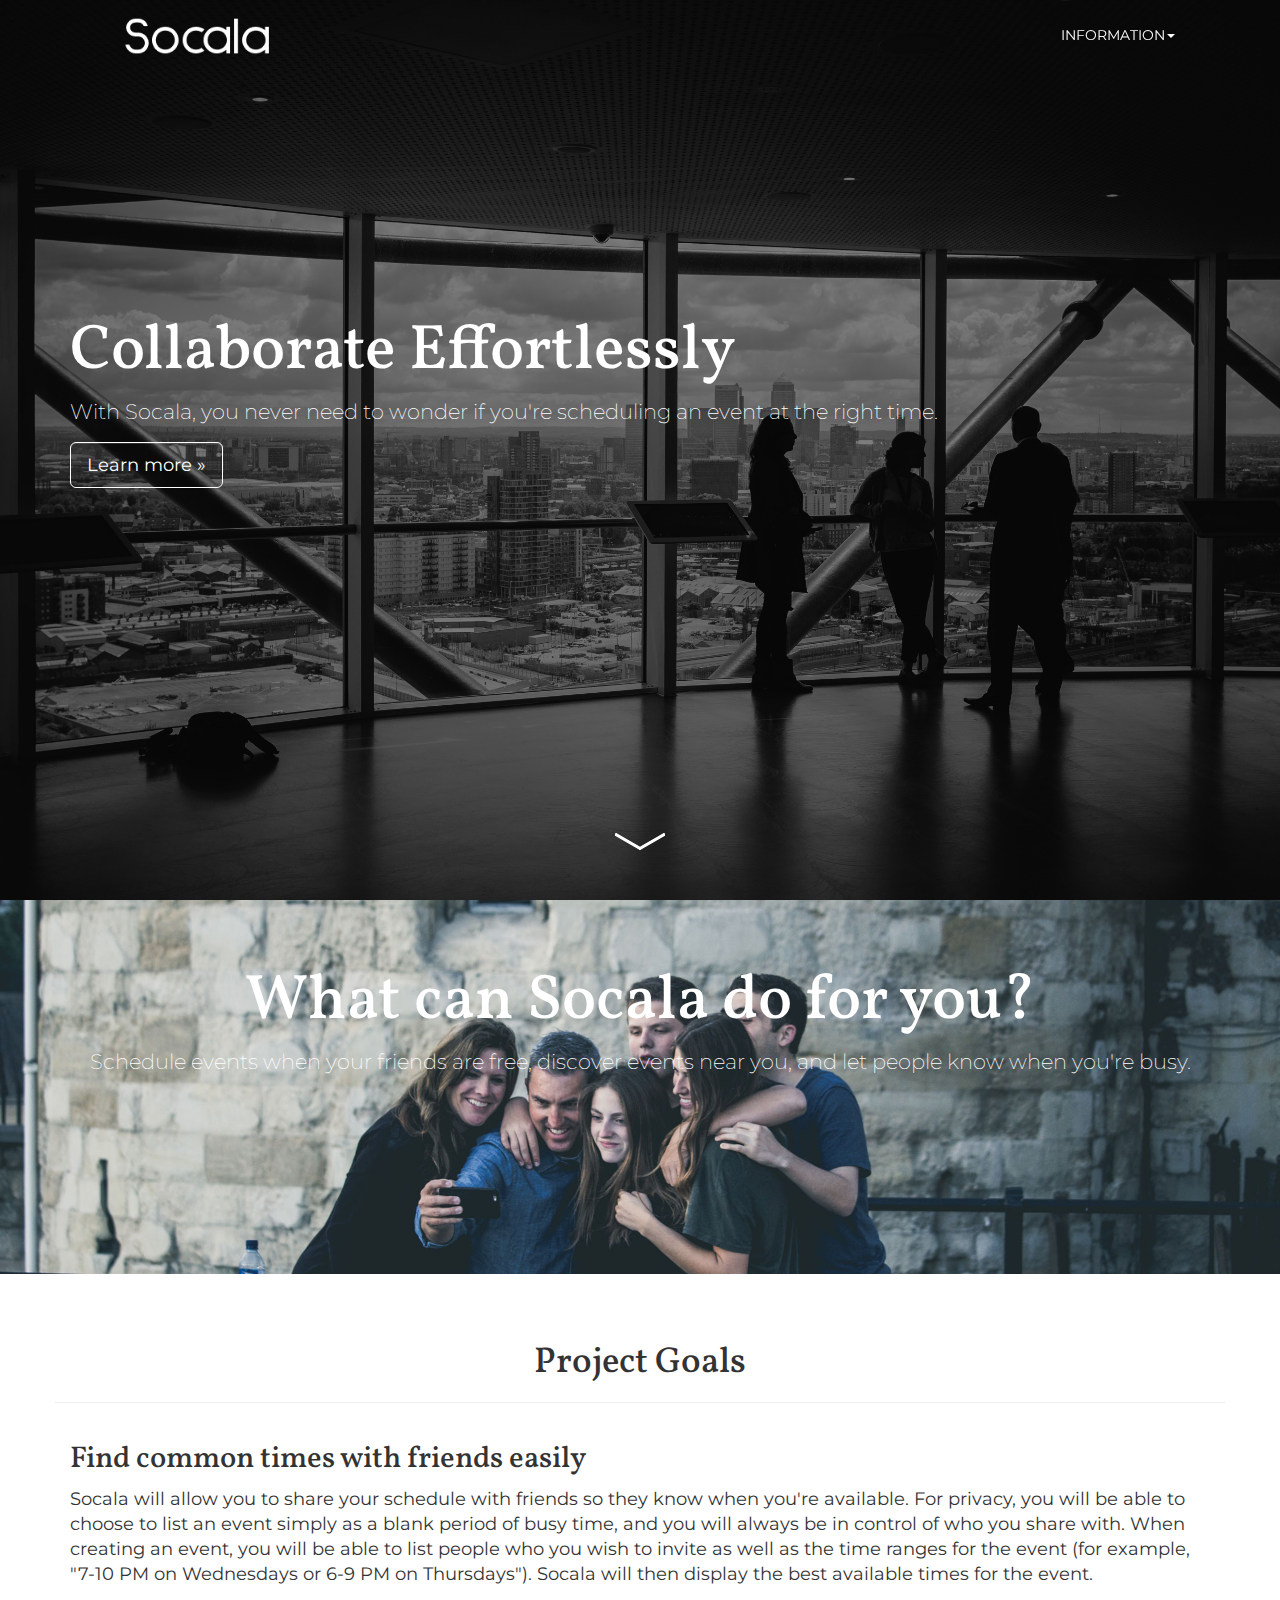
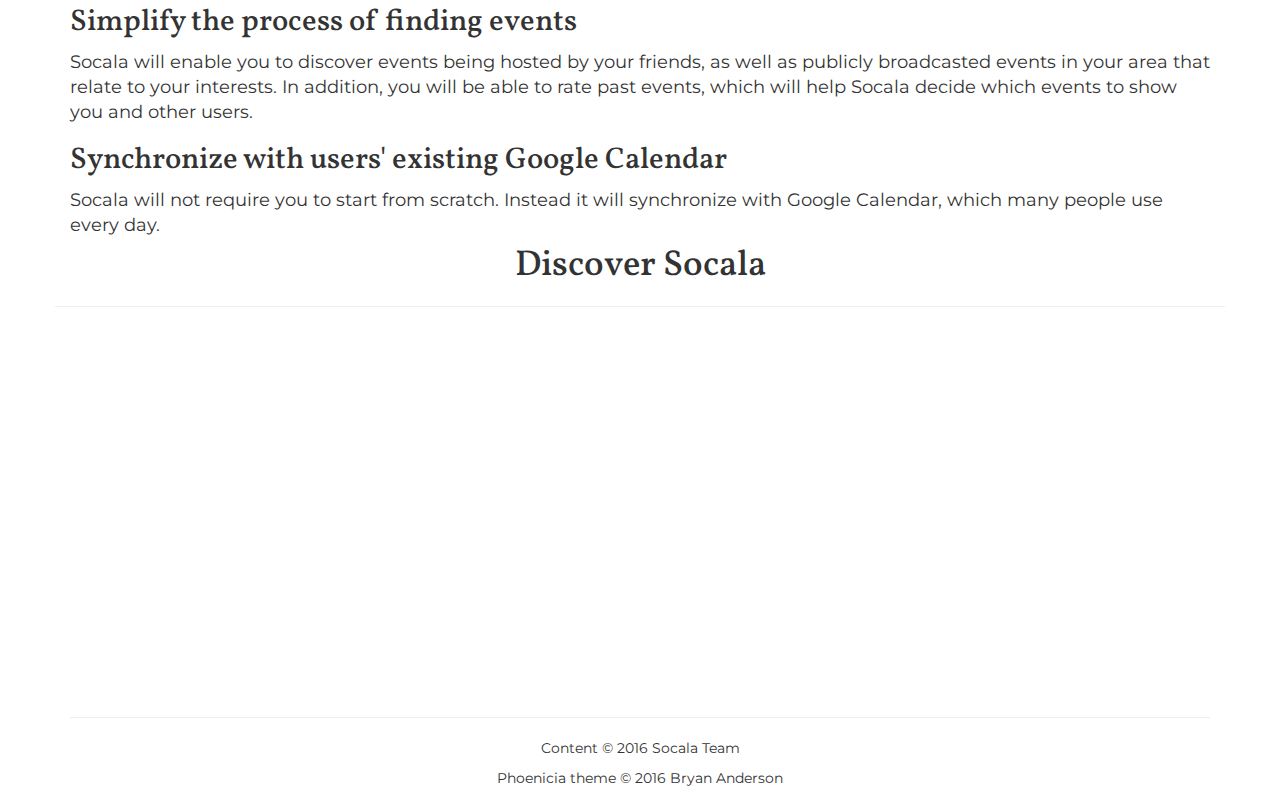
<file: index.html>
<!doctype html>
<!--[if lt IE 7]>      <html class="no-js lt-ie9 lt-ie8 lt-ie7" lang="en"> <![endif]-->
<!--[if IE 7]>         <html class="no-js lt-ie9 lt-ie8" lang="en"> <![endif]-->
<!--[if IE 8]>         <html class="no-js lt-ie9" lang="en"> <![endif]-->
<!--[if gt IE 8]><!--> <html class="no-js" lang="en"> <!--<![endif]-->
  <head>
      <meta charset="utf-8">
      <meta http-equiv="X-UA-Compatible" content="IE=edge,chrome=1">
      <title>Socala</title>
      <meta name="description" content="">
      <meta name="viewport" content="width=device-width, initial-scale=1">
      <link rel="apple-touch-icon" href="apple-touch-icon.png">

      <link rel="stylesheet" href="css/bootstrap.min.css">
      <style>
          body {
              padding-top: 50px;
              padding-bottom: 20px;
          }
      </style>
      <link rel="stylesheet" href="css/bootstrap-theme.min.css">
      <link rel="stylesheet" href="css/main.css">
      <link href='http://fonts.googleapis.com/css?family=Montserrat' rel='stylesheet' type='text/css'>
      <link href='http://fonts.googleapis.com/css?family=Crimson+Text:700italic' rel='stylesheet' type='text/css'>
      <link href='http://fonts.googleapis.com/css?family=Vollkorn:400italic,700italic' rel='stylesheet' type='text/css'>
      <script src="js/vendor/modernizr-2.8.3-respond-1.4.2.min.js"></script>
  </head>
  <body>
        <!--[if lt IE 8]>
            <p class="browserupgrade">You are using an <strong>outdated</strong> browser. Please <a href="http://browsehappy.com/">upgrade your browser</a> to improve your experience.</p>
        <![endif]-->
      <nav class="navbar navbar-inverse navbar-fixed-top" role="navigation">
        <div class="container nav-container">
          <div class="navbar-header">
            <button type="button" class="navbar-toggle collapsed" data-toggle="collapse" data-target="#navbar" aria-expanded="false" aria-controls="navbar">
              <span class="sr-only">Toggle navigation</span>
              <span id="rotate" aria-hidden="true"><img src="img/menu30.png"></span>
            </button>
          <a class="navbar-brand" href="index.html"><img id="brandimg" src="img/socala.png"></a>
        </div>
        <div id="navbar" class="navbar-collapse collapse">
          <ul class="nav pull-right">
            <li class="dropdown">
              <a href="#" class="dropdown-toggle" data-toggle="dropdown" role="button" aria-haspopup="true" aria-expanded="false">INFORMATION<span class="caret"></span></a>
              <ul class="dropdown-menu">
                <li><a href="deliverables.html">DELIVERABLES</a></li>
                <li><a href="team.html">MEET THE TEAM</a></li>
              </ul>
            </li>
            </ul>
          </div><!--/.navbar-collapse -->
        </div>
      </nav>

    <div class="jumbotron special" id="header">
      <div class="container maintitle">
        <h1>Collaborate Effortlessly</h1>
        <p>With Socala, you never need to wonder if you're scheduling an event at the right time.</p>
        <p><a class="btn btn-default btn-lg btn-hdr" href="#" role="button">Learn more &raquo;</a></p>
      </div>

    </div>

    <div class="down-arrow"><img src="img/down.png"></div>

    <div class="jumbotron lowertitle center">
      <div class="container">
        <h1>What can Socala do for you?</h1>
        <p>Schedule events when your friends are free, discover events near you, and let people know when you're busy.</p>
      </div>
    </div>

    <div class="container center">
      <div class="row">
        <div class="page-header">
          <h1>Project Goals</h1>
        </div>
        <div class="col-md-12">
          <h2 class="bodytext">Find common times with friends easily</h2>
          <p class="bodytext">Socala will allow you to share your schedule with friends so they know when you're available. For privacy, you will be able to choose to list an event simply as a blank period of busy time, and you will always be in control of who you share with. When creating an event, you will be able to list people who you wish to invite as well as the time ranges for the event (for example, "7-10 PM on Wednesdays or 6-9 PM on Thursdays"). Socala will then display the best available times for the event.</p>
          <h2 class="bodytext">Simplify the process of finding events</h2>
          <p class="bodytext">Socala will enable you to discover events being hosted by your friends, as well as publicly broadcasted events in your area that relate to your interests. In addition, you will be able to rate past events, which will help Socala decide which events to show you and other users.</p>
          <h2 class="bodytext">Synchronize with users' existing Google Calendar</h2>
          <p class="bodytext">Socala will not require you to start from scratch. Instead it will synchronize with Google Calendar, which many people use every day.</p>
	</div>
	<div class="page-header">
	  <h1>Discover Socala</h1>
	</div>
	<div class="col-md-12">
	  <iframe width="560" height="315" src="https://www.youtube.com/embed/8NMZ7QJPwAI" frameborder="0" allowfullscreen></iframe>
	</div>
      </div>

      <div class="row row-divider"></div>

      <hr>

      <footer>
        <p>Content &copy; 2016 Socala Team</p>
        <p>Phoenicia theme &copy; 2016 Bryan Anderson</p>
      </footer>
    </div> <!-- /container -->        <script src="//ajax.googleapis.com/ajax/libs/jquery/1.11.2/jquery.min.js"></script>
        <script>window.jQuery || document.write('<script src="js/vendor/jquery-1.11.2.min.js"><\/script>')</script>

        <script src="js/vendor/bootstrap.min.js"></script>

        <script src="js/plugins.js"></script>
        <script src="js/main.js"></script>

        <!-- Google Analytics: change UA-XXXXX-X to be your site's ID. -->
        <script>
            (function(b,o,i,l,e,r){b.GoogleAnalyticsObject=l;b[l]||(b[l]=
            function(){(b[l].q=b[l].q||[]).push(arguments)});b[l].l=+new Date;
            e=o.createElement(i);r=o.getElementsByTagName(i)[0];
            e.src='//www.google-analytics.com/analytics.js';
            r.parentNode.insertBefore(e,r)}(window,document,'script','ga'));
            ga('create','UA-XXXXX-X','auto');ga('send','pageview');
        </script>
    </body>
</html>
</file>
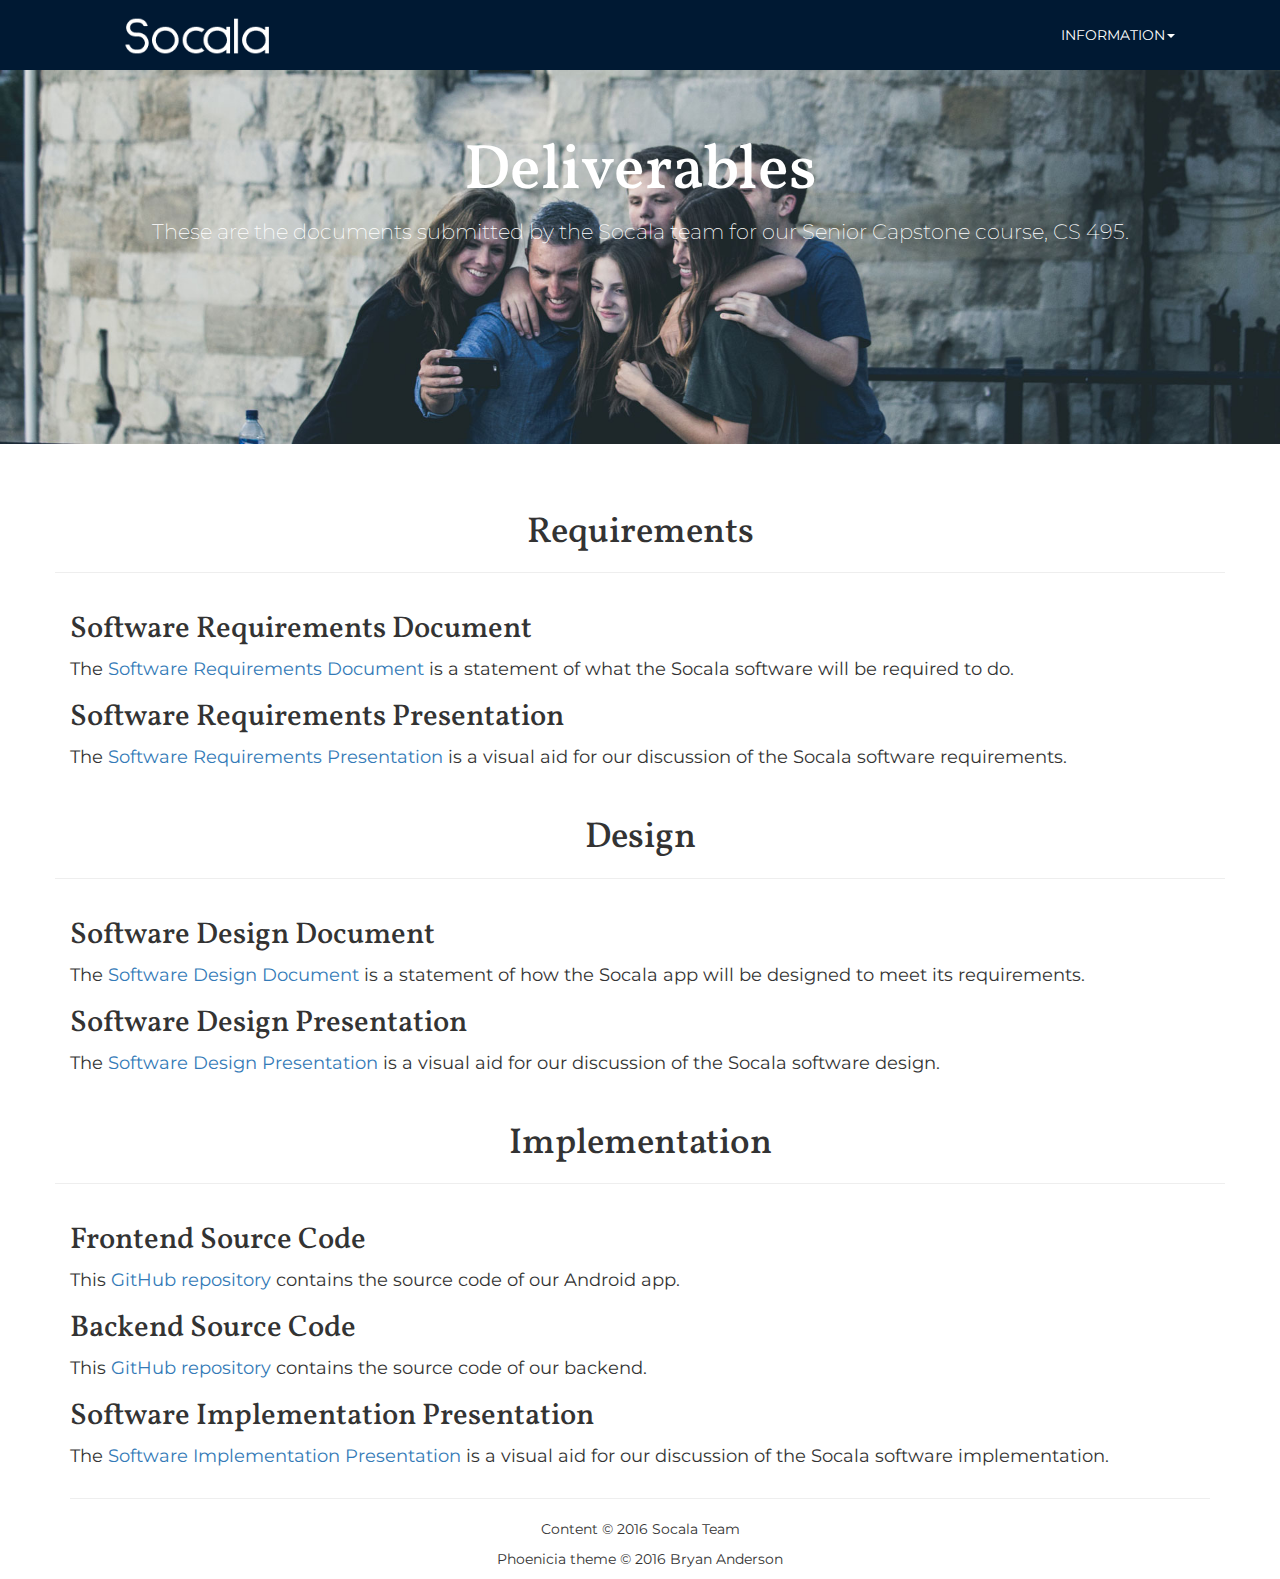
<file: deliverables.html>
<!doctype html>
<!--[if lt IE 7]>      <html class="no-js lt-ie9 lt-ie8 lt-ie7" lang="en"> <![endif]-->
<!--[if IE 7]>         <html class="no-js lt-ie9 lt-ie8" lang="en"> <![endif]-->
<!--[if IE 8]>         <html class="no-js lt-ie9" lang="en"> <![endif]-->
<!--[if gt IE 8]><!--> <html class="no-js" lang="en"> <!--<![endif]-->
  <head>
      <meta charset="utf-8">
      <meta http-equiv="X-UA-Compatible" content="IE=edge,chrome=1">
      <title>Socala | Deliverables</title>
      <meta name="description" content="">
      <meta name="viewport" content="width=device-width, initial-scale=1">
      <link rel="apple-touch-icon" href="apple-touch-icon.png">

      <link rel="stylesheet" href="css/bootstrap.min.css">
      <style>
          body {
              padding-top: 50px;
              padding-bottom: 20px;
          }
      </style>
      <link rel="stylesheet" href="css/bootstrap-theme.min.css">
      <link rel="stylesheet" href="css/main.css">
      <link href='http://fonts.googleapis.com/css?family=Montserrat' rel='stylesheet' type='text/css'>
      <link href='http://fonts.googleapis.com/css?family=Crimson+Text:700italic' rel='stylesheet' type='text/css'>
      <link href='http://fonts.googleapis.com/css?family=Vollkorn:400italic,700italic' rel='stylesheet' type='text/css'>
      <script src="js/vendor/modernizr-2.8.3-respond-1.4.2.min.js"></script>
  </head>
  <body>
        <!--[if lt IE 8]>
            <p class="browserupgrade">You are using an <strong>outdated</strong> browser. Please <a href="http://browsehappy.com/">upgrade your browser</a> to improve your experience.</p>
        <![endif]-->
      <nav class="navbar navbar-inverse navbar-fixed-top" role="navigation">
        <div class="container nav-container">
          <div class="navbar-header">
            <button type="button" class="navbar-toggle collapsed" data-toggle="collapse" data-target="#navbar" aria-expanded="false" aria-controls="navbar">
              <span class="sr-only">Toggle navigation</span>
              <span id="rotate" aria-hidden="true"><img src="img/menu30.png"></span>
            </button>
          <a class="navbar-brand" href="index.html"><img id="brandimg" src="img/socala.png"></a>
        </div>
        <div id="navbar" class="navbar-collapse collapse">
          <ul class="nav pull-right">
            <li class="dropdown">
              <a href="#" class="dropdown-toggle" data-toggle="dropdown" role="button" aria-haspopup="true" aria-expanded="false">INFORMATION<span class="caret"></span></a>
              <ul class="dropdown-menu">
                <li><a href="deliverables.html">DELIVERABLES</a></li>
                <li><a href="team.html">MEET THE TEAM</a></li>
              </ul>
            </li>
            </ul>
          </div><!--/.navbar-collapse -->
        </div>
      </nav>

    <div class="jumbotron lowertitle center nothomepage">
      <div class="container">
        <h1>Deliverables</h1>
        <p>These are the documents submitted by the Socala team for our Senior Capstone course, CS 495.</p>
      </div>
    </div>

    <div class="container center">
      <div class="row">
        <div class="page-header">
          <h1>Requirements</h1>
        </div>
        <div class="col-md-12">
          <h2 class="bodytext">Software Requirements Document</h2>
          <p class="bodytext">The <a href="srs.pdf">Software Requirements Document</a> is a statement of what the Socala software will be required to do.</p>
          <h2 class="bodytext">Software Requirements Presentation</h2>
          <p class="bodytext">The <a href="srp.pdf">Software Requirements Presentation</a> is a visual aid for our discussion of the Socala software requirements.</p>
        </div>
      </div>
      <div class="row">
        <div class="page-header">
	  <h1>Design</h1>
        </div>
        <div class="col-md-12">
          <h2 class="bodytext">Software Design Document</h2>
          <p class="bodytext">The <a href="sds.pdf">Software Design Document</a> is a statement of how the Socala app will be designed to meet its requirements.</p>
          <h2 class="bodytext">Software Design Presentation</h2>
          <p class="bodytext">The <a href="sdp.pdf">Software Design Presentation</a> is a visual aid for our discussion of the Socala software design.</p>
        </div>
      </div>
      <div class="row">
        <div class="page-header">
	  <h1>Implementation</h1>
        </div>
        <div class="col-md-12">
          <h2 class="bodytext">Frontend Source Code</h2>
          <p class="bodytext">This <a href="https://github.com/Socala/app">GitHub repository</a> contains the source code of our Android app.</p>
          <h2 class="bodytext">Backend Source Code</h2>
          <p class="bodytext">This <a href="https://github.com/Socala/backend">GitHub repository</a> contains the source code of our backend.</p>
          <h2 class="bodytext">Software Implementation Presentation</h2>
          <p class="bodytext">The <a href="sip.pdf">Software Implementation Presentation</a> is a visual aid for our discussion of the Socala software implementation.</p>
        </div>
      </div>
      <hr>

      <footer>
        <p>Content &copy; 2016 Socala Team</p>
        <p>Phoenicia theme &copy; 2016 Bryan Anderson</p>
      </footer>
    </div> <!-- /container -->        <script src="//ajax.googleapis.com/ajax/libs/jquery/1.11.2/jquery.min.js"></script>
        <script>window.jQuery || document.write('<script src="js/vendor/jquery-1.11.2.min.js"><\/script>')</script>

        <script src="js/vendor/bootstrap.min.js"></script>

        <script src="js/plugins.js"></script>
        <script src="js/main.js"></script>

        <!-- Google Analytics: change UA-XXXXX-X to be your site's ID. -->
        <script>
            (function(b,o,i,l,e,r){b.GoogleAnalyticsObject=l;b[l]||(b[l]=
            function(){(b[l].q=b[l].q||[]).push(arguments)});b[l].l=+new Date;
            e=o.createElement(i);r=o.getElementsByTagName(i)[0];
            e.src='//www.google-analytics.com/analytics.js';
            r.parentNode.insertBefore(e,r)}(window,document,'script','ga'));
            ga('create','UA-XXXXX-X','auto');ga('send','pageview');
        </script>
    </body>
</html>
</file>
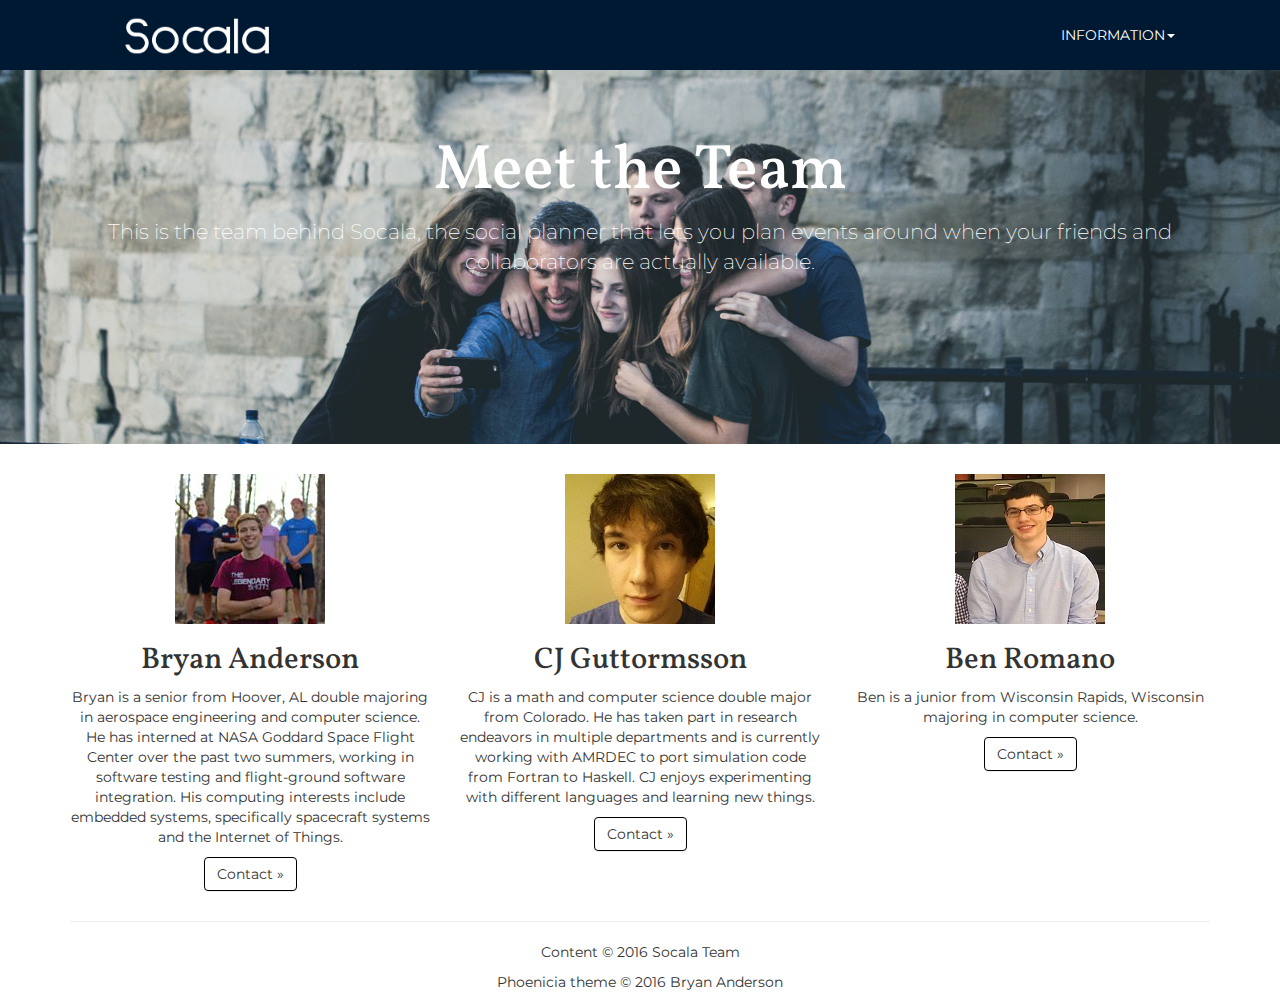
<file: team.html>
<!doctype html>
<!--[if lt IE 7]>      <html class="no-js lt-ie9 lt-ie8 lt-ie7" lang="en"> <![endif]-->
<!--[if IE 7]>         <html class="no-js lt-ie9 lt-ie8" lang="en"> <![endif]-->
<!--[if IE 8]>         <html class="no-js lt-ie9" lang="en"> <![endif]-->
<!--[if gt IE 8]><!--> <html class="no-js" lang="en"> <!--<![endif]-->
  <head>
      <meta charset="utf-8">
      <meta http-equiv="X-UA-Compatible" content="IE=edge,chrome=1">
      <title>Socala | Team</title>
      <meta name="description" content="">
      <meta name="viewport" content="width=device-width, initial-scale=1">
      <link rel="apple-touch-icon" href="apple-touch-icon.png">

      <link rel="stylesheet" href="css/bootstrap.min.css">
      <style>
          body {
              padding-top: 50px;
              padding-bottom: 20px;
          }
      </style>
      <link rel="stylesheet" href="css/bootstrap-theme.min.css">
      <link rel="stylesheet" href="css/main.css">
      <link href='http://fonts.googleapis.com/css?family=Montserrat' rel='stylesheet' type='text/css'>
      <link href='http://fonts.googleapis.com/css?family=Crimson+Text:700italic' rel='stylesheet' type='text/css'>
      <link href='http://fonts.googleapis.com/css?family=Vollkorn:400italic,700italic' rel='stylesheet' type='text/css'>
      <script src="js/vendor/modernizr-2.8.3-respond-1.4.2.min.js"></script>
  </head>
  <body>
        <!--[if lt IE 8]>
            <p class="browserupgrade">You are using an <strong>outdated</strong> browser. Please <a href="http://browsehappy.com/">upgrade your browser</a> to improve your experience.</p>
        <![endif]-->
      <nav class="navbar navbar-inverse navbar-fixed-top" role="navigation">
        <div class="container nav-container">
          <div class="navbar-header">
            <button type="button" class="navbar-toggle collapsed" data-toggle="collapse" data-target="#navbar" aria-expanded="false" aria-controls="navbar">
              <span class="sr-only">Toggle navigation</span>
              <span id="rotate" aria-hidden="true"><img src="img/menu30.png"></span>
            </button>
          <a class="navbar-brand" href="index.html"><img id="brandimg" src="img/socala.png"></a>
        </div>
        <div id="navbar" class="navbar-collapse collapse">
          <ul class="nav pull-right">
            <li class="dropdown">
              <a href="#" class="dropdown-toggle" data-toggle="dropdown" role="button" aria-haspopup="true" aria-expanded="false">INFORMATION<span class="caret"></span></a>
              <ul class="dropdown-menu">
                <li><a href="deliverables.html">DELIVERABLES</a></li>
                <li><a href="team.html">MEET THE TEAM</a></li>
              </ul>
            </li>
            </ul>
          </div><!--/.navbar-collapse -->
        </div>
      </nav>

    <div class="jumbotron lowertitle center nothomepage">
      <div class="container">
        <h1>Meet the Team</h1>
        <p>This is the team behind Socala, the social planner that lets you plan events around when your friends and collaborators are actually available.</p>
      </div>
    </div>

    <div class="container center">
      <div class="row">
        <div class="col-md-4">
          <img src="img/bryan.jpg">
          <h2>Bryan Anderson</h2>
          <p>Bryan is a senior from Hoover, AL double majoring in aerospace engineering and computer science. He has interned at NASA Goddard Space Flight Center over the past two summers, working in software testing and flight-ground software integration. His computing interests include embedded systems, specifically spacecraft systems and the Internet of Things.
          <p><a class="btn btn-default" href="mailto:bdanderson1@crimson.ua.edu" role="button">Contact &raquo;</a></p>
        </div>
        <div class="col-md-4">
          <img src="img/cj.jpg">
          <h2>CJ Guttormsson</h2>
          <p>CJ is a math and computer science double major from Colorado. He has taken part in research endeavors in multiple departments and is currently working with AMRDEC to port simulation code from Fortran to Haskell. CJ enjoys experimenting with different languages and learning new things.</p>
          <p><a class="btn btn-default" href="mailto:cjguttormsson@crimson.ua.edu" role="button">Contact &raquo;</a></p>
       </div>
        <div class="col-md-4">
          <img src="img/ben.jpg">
          <h2>Ben Romano</h2>
          <p>Ben is a junior from Wisconsin Rapids, Wisconsin majoring in computer science.</p>
          <p><a class="btn btn-default" href="mailto:bromano@crimson.ua.edu" role="button">Contact &raquo;</a></p>
        </div>
      </div>

      <hr>

      <footer>
        <p>Content &copy; 2016 Socala Team</p>
        <p>Phoenicia theme &copy; 2016 Bryan Anderson</p>
      </footer>
    </div> <!-- /container -->        <script src="//ajax.googleapis.com/ajax/libs/jquery/1.11.2/jquery.min.js"></script>
        <script>window.jQuery || document.write('<script src="js/vendor/jquery-1.11.2.min.js"><\/script>')</script>

        <script src="js/vendor/bootstrap.min.js"></script>

        <script src="js/plugins.js"></script>
        <script src="js/main.js"></script>

        <!-- Google Analytics: change UA-XXXXX-X to be your site's ID. -->
        <script>
            (function(b,o,i,l,e,r){b.GoogleAnalyticsObject=l;b[l]||(b[l]=
            function(){(b[l].q=b[l].q||[]).push(arguments)});b[l].l=+new Date;
            e=o.createElement(i);r=o.getElementsByTagName(i)[0];
            e.src='//www.google-analytics.com/analytics.js';
            r.parentNode.insertBefore(e,r)}(window,document,'script','ga'));
            ga('create','UA-XXXXX-X','auto');ga('send','pageview');
        </script>
    </body>
</html>
</file>
<file: css/main.css>
.navbar {
  background: rgba(0, 25, 51, 1);
  border-bottom: 0;
}

.navbar-brand {
  margin-right: -500px;
  margin-top: -2px;
}

.navbar-brand, .navbar-nav li a {
  line-height: 50px;
  height: 50px;
  padding-top: 0px;
}

.nav-container {
  margin-bottom: 10px;
  margin-top: 12px;
}

.navbar-collapse {
  margin-top: 3px;
}

.nav li {
  display: inline-block;
  margin-right: 20px;
}

.nav > li > a {
  color: white;
  text-decoration: none;
  font-family: 'Montserrat', sans-serif;
}

.dropdown-menu {
  background-color: #202020;
  margin-top: 14px;
  border-top-left-radius: 0px;
  border-top-right-radius: 0px;
}

.dropdown-menu > li > a {
  color: white;
  text-decoration: none;
  font-family: 'Montserrat', sans-serif;
}

.dropdown-menu li > a:hover,
.dropdown-menu li > a:focus {
  color: white;
  background-color: transparent;
  background-image: none;
}

.dropdown > a.dropdown-toggle:hover,
.dropdown > a.dropdown-toggle:focus {
  background-color: transparent;
}

.navbar-toggle {
  border: none;
  margin-top: -2px;
}

html, body {
  min-height: 100%;
  height:100%;
  background-color: #ffffff;
}

p {
  font-family: 'Montserrat', sans-serif;
}

p.bodytext {
  font-size: 1.25em;
}

.bodytext {
  text-align: left;
}

.row-divider {
  height: 50px;
}

.special {
  height: 110%;
  width: 100%;
  margin-top: -50px;
  top: 0;
}

.jumbotron {
  background-image: url("../img/towerdark.jpg");
  background-position: center;
  background-size: cover;
  background-repeat: no-repeat;
}

.jumbotron.lowertitle {
  background-image: url("../img/family.jpg");  
  color: #ffffff;
  min-height: 320px;
  height: 45%;
  margin-top: 50px;
  //text-shadow:
  //-1px -1px 0 #000,
  //1px -1px 0 #000,
  //-1px 1px 0 #000,
  //1px 1px 0 #000;  
}

.jumbotron.lowertitle.nothomepage {
  margin-top: 20px;
}

.maintitle {
  margin-top: 250px;
  color: white;
}

div.down-arrow {
  text-align: center;
  margin-top: -100px;
}

.center {
  text-align: center;
}

h1, h2 {
  font-family: 'Vollkorn', serif;
}

h4 {
  font-style: italic;
}

#brandimg {
  width: 75%;
  //margin-top: 25px;
  display: inline;
  margin-left: 20px;
}

#logoimg {
  width: 10%;
  //margin-top: 25px; 
  display: inline;
}

.btn, .btn:hover, .btn:focus {
  background: transparent;
  text-shadow: none;
  border-color: black;
}

.btn-lg, .btn-lg:hover, .btn-lg:focus {
  color: white;
  border-color: white;
}

@media (max-width: 768px) {
  .navbar-brand, .navbar-nav li a {
    line-height: 40px;
    height: 40px;
    padding-top: 0px;
  }
  
  .maintitle {
    margin-top: 125px;
    color: white;
  }
}
</file>
